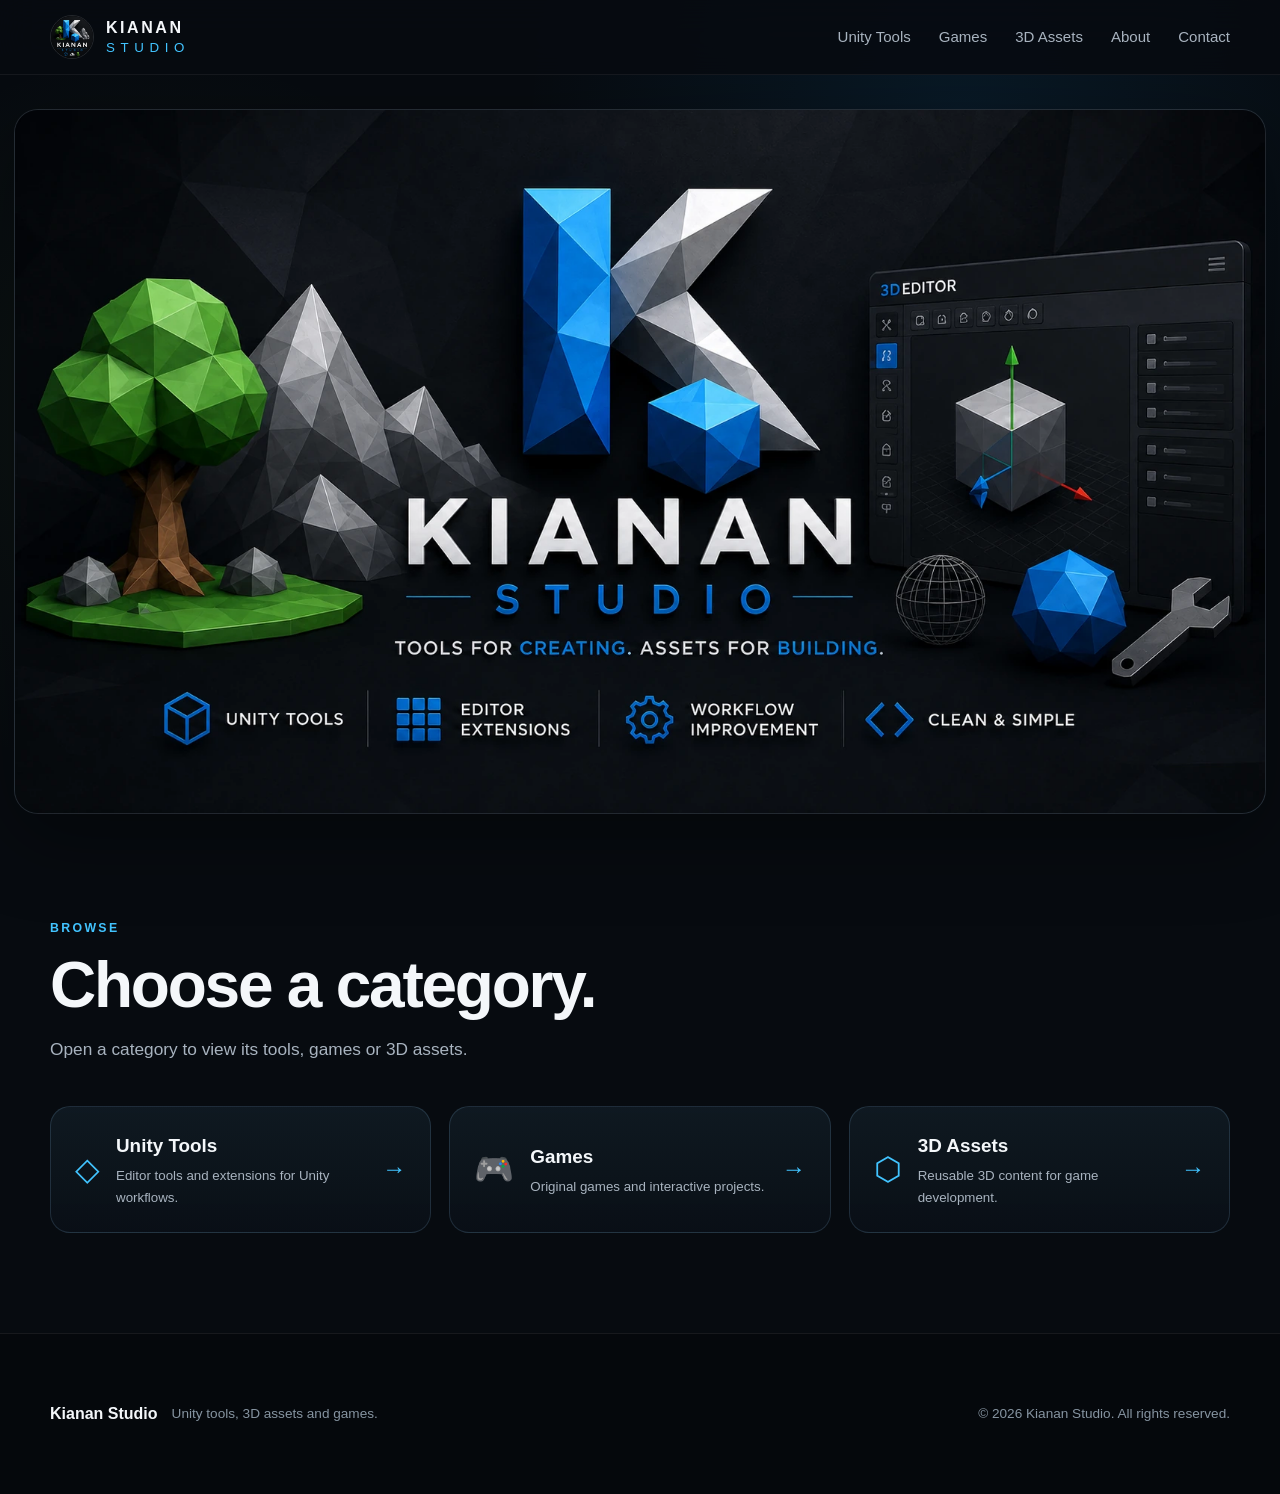
<file: index.html>
<!doctype html>
<html lang="en">
<head>
  <meta charset="utf-8" />
  <meta name="viewport" content="width=device-width, initial-scale=1" />
  <meta name="description" content="Kianan Studio creates Unity tools, 3D assets and games." />
  <meta name="theme-color" content="#080d12" />
  <meta property="og:title" content="Kianan Studio" />
  <meta property="og:description" content="Unity tools, 3D assets and games." />
  <meta property="og:type" content="website" />
  <meta property="og:image" content="assets/images/kianan-banner.webp" />
  <title>Kianan Studio — Unity Tools, 3D Assets & Games</title>
  <link rel="icon" type="image/png" href="assets/icons/favicon.png" />
  <link rel="stylesheet" href="styles.css" />
  <link rel="stylesheet" href="layout-v2.css" />
  <script defer src="site-config.js"></script>
  <script defer src="script.js"></script>
</head>
<body>
  <header class="site-header" id="top">
    <div class="nav-shell">
      <a class="brand" href="./" aria-label="Kianan Studio home">
        <img class="brand-logo" src="assets/images/kianan-studio-logo.webp" alt="Kianan Studio" onerror="this.style.display='none';this.nextElementSibling.style.display='grid'" />
        <span class="brand-mark brand-fallback" style="display:none">K</span>
        <span class="brand-name"><strong>Kianan</strong><small>Studio</small></span>
      </a>
      <button class="nav-toggle" aria-label="Open navigation" aria-expanded="false">☰</button>
      <nav class="nav-links" aria-label="Main navigation">
        <a href="category.html?category=unity-tools">Unity Tools</a>
        <a href="category.html?category=games">Games</a>
        <a href="category.html?category=3d-assets">3D Assets</a>
        <a href="about.html">About</a>
        <a href="contact.html">Contact</a>
      </nav>
    </div>
  </header>

  <main>
    <section class="home-banner-section">
      <div class="home-banner-wrap">
        <img class="home-banner" src="assets/images/kianan-banner.webp" alt="Kianan Studio — tools, 3D assets and games" onerror="this.style.display='none';this.parentElement.classList.add('banner-placeholder')" />
        <div class="banner-placeholder-copy">
          <span class="eyebrow">Kianan Studio</span>
          <h1>Tools · Assets · Games</h1>
        </div>
      </div>
    </section>

    <section class="section categories-section" id="categories">
      <div class="section-heading">
        <span class="eyebrow">Browse</span>
        <h2>Choose a category.</h2>
        <p>Open a category to view its tools, games or 3D assets.</p>
      </div>
      <div class="category-grid home-category-grid">
        <a class="category-card category-link" href="category.html?category=unity-tools">
          <span class="category-icon">◇</span>
          <span><strong>Unity Tools</strong><small>Editor tools and extensions for Unity workflows.</small></span>
          <span class="catalog-arrow">→</span>
        </a>
        <a class="category-card category-link" href="category.html?category=games">
          <span class="category-icon">🎮</span>
          <span><strong>Games</strong><small>Original games and interactive projects.</small></span>
          <span class="catalog-arrow">→</span>
        </a>
        <a class="category-card category-link" href="category.html?category=3d-assets">
          <span class="category-icon">⬡</span>
          <span><strong>3D Assets</strong><small>Reusable 3D content for game development.</small></span>
          <span class="catalog-arrow">→</span>
        </a>
      </div>
    </section>
  </main>

  <footer class="site-footer">
    <div class="footer-inner">
      <div class="footer-brand"><strong>Kianan Studio</strong><span>Unity tools, 3D assets and games.</span></div>
      <p>© <span id="year"></span> Kianan Studio. All rights reserved.</p>
    </div>
  </footer>
</body>
</html>
</file>
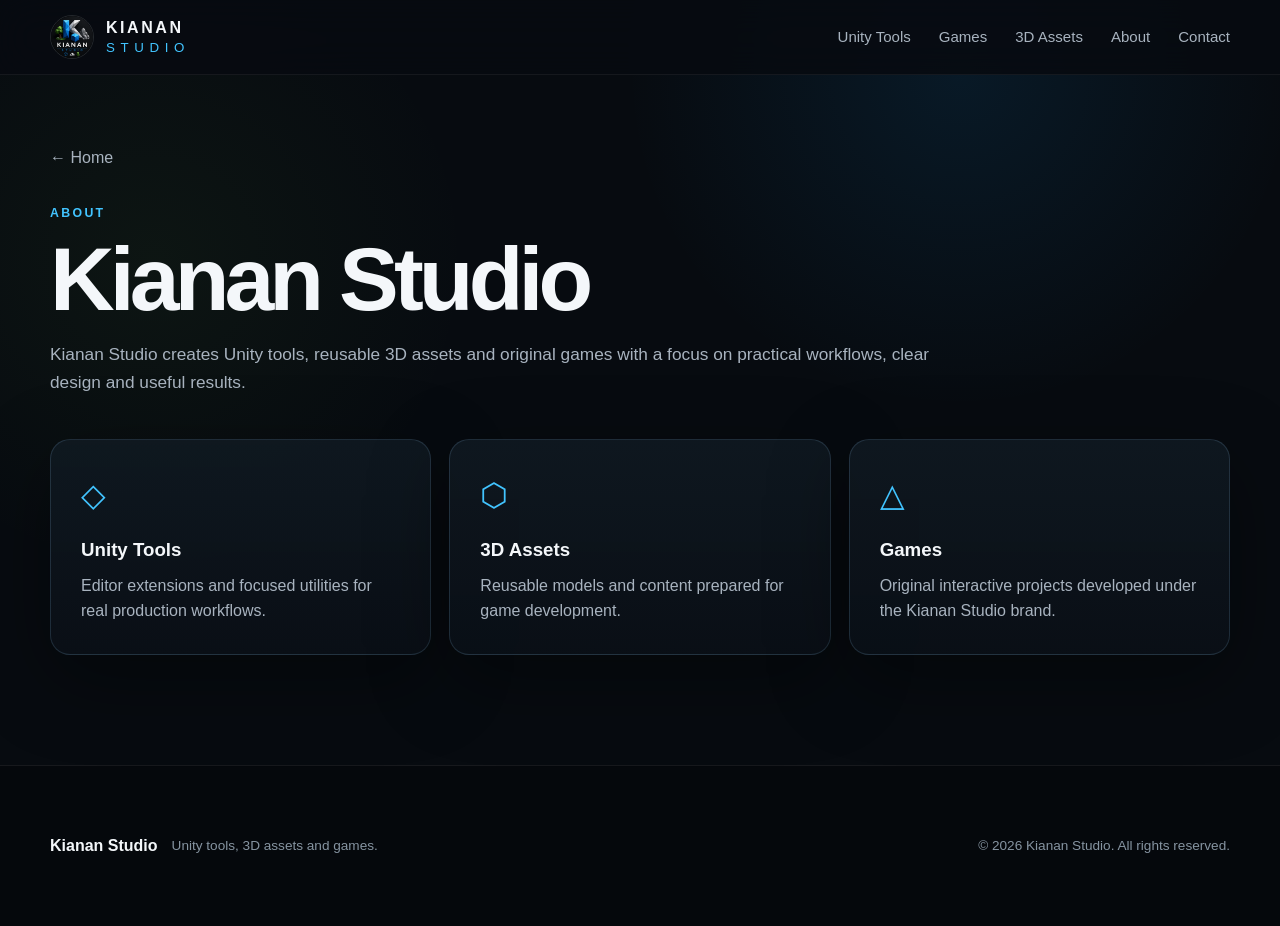
<file: about.html>
<!doctype html>
<html lang="en">
<head>
  <meta charset="utf-8" />
  <meta name="viewport" content="width=device-width, initial-scale=1" />
  <meta name="theme-color" content="#080d12" />
  <meta name="description" content="About Kianan Studio." />
  <title>About — Kianan Studio</title>
  <link rel="icon" type="image/png" href="assets/icons/favicon.png" />
  <link rel="stylesheet" href="styles.css" />
  <link rel="stylesheet" href="layout-v2.css" />
  <script defer src="script.js"></script>
</head>
<body>
  <header class="site-header"><div class="nav-shell">
    <a class="brand" href="./" aria-label="Kianan Studio home"><img class="brand-logo" src="assets/images/kianan-studio-logo.webp" alt="Kianan Studio" onerror="this.style.display='none';this.nextElementSibling.style.display='grid'" /><span class="brand-mark brand-fallback" style="display:none">K</span><span class="brand-name"><strong>Kianan</strong><small>Studio</small></span></a>
    <nav class="nav-links product-nav"><a href="category.html?category=unity-tools">Unity Tools</a><a href="category.html?category=games">Games</a><a href="category.html?category=3d-assets">3D Assets</a><a href="about.html">About</a><a href="contact.html">Contact</a></nav>
  </div></header>
  <main class="product-page"><div class="product-page-shell">
    <a class="back-link" href="./">← Home</a>
    <section class="section-heading standalone-heading"><span class="eyebrow">About</span><h1 class="catalog-page-title">Kianan Studio</h1><p>Kianan Studio creates Unity tools, reusable 3D assets and original games with a focus on practical workflows, clear design and useful results.</p></section>
    <div class="pillars">
      <article class="pillar"><span class="pillar-icon">◇</span><h3>Unity Tools</h3><p>Editor extensions and focused utilities for real production workflows.</p></article>
      <article class="pillar"><span class="pillar-icon">⬡</span><h3>3D Assets</h3><p>Reusable models and content prepared for game development.</p></article>
      <article class="pillar"><span class="pillar-icon">△</span><h3>Games</h3><p>Original interactive projects developed under the Kianan Studio brand.</p></article>
    </div>
  </div></main>
  <footer class="site-footer"><div class="footer-inner"><div class="footer-brand"><strong>Kianan Studio</strong><span>Unity tools, 3D assets and games.</span></div><p>© <span id="year"></span> Kianan Studio. All rights reserved.</p></div></footer>
</body>
</html>
</file>
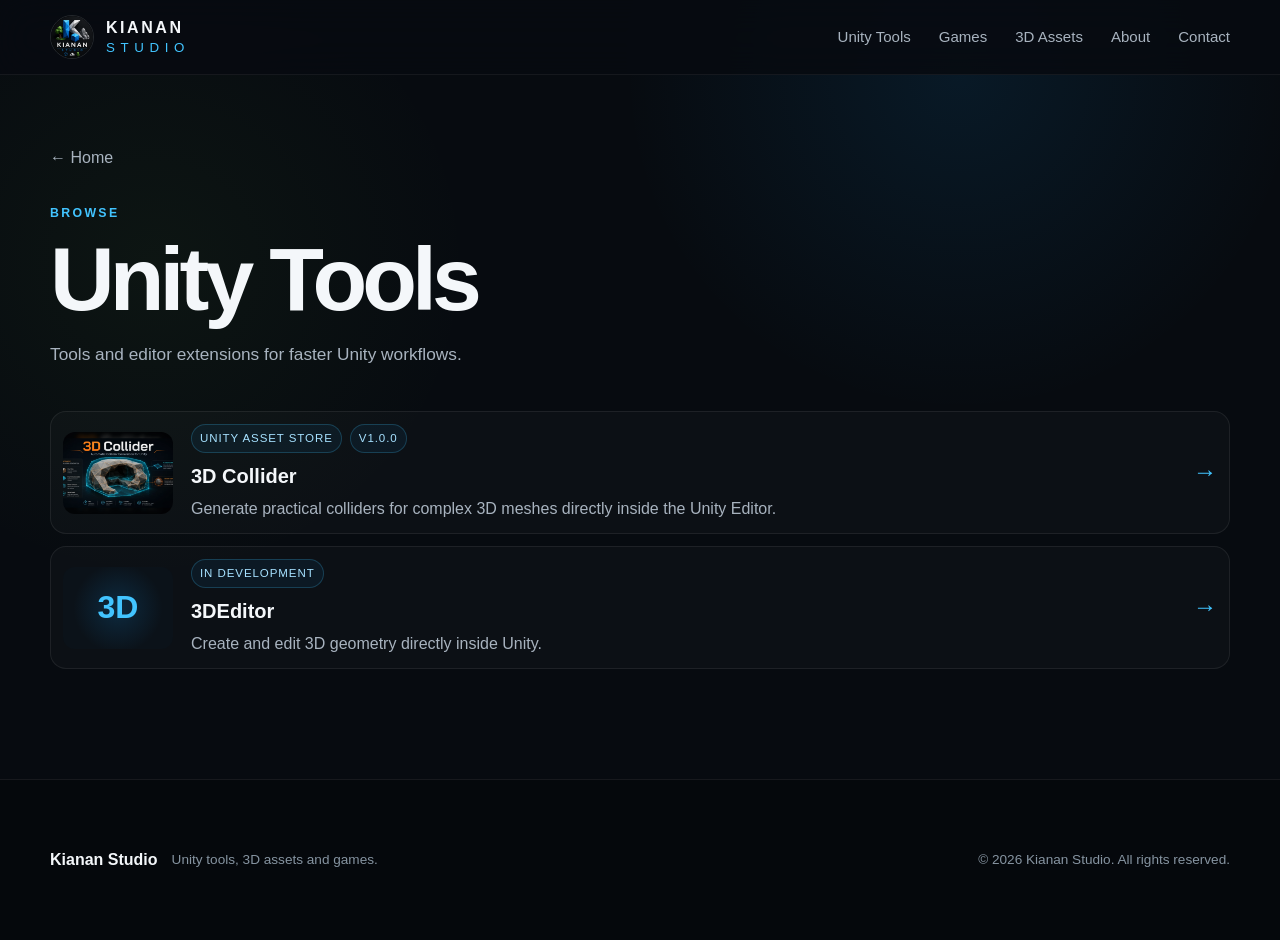
<file: category.html>
<!doctype html>
<html lang="en">
<head>
  <meta charset="utf-8" />
  <meta name="viewport" content="width=device-width, initial-scale=1" />
  <meta name="theme-color" content="#080d12" />
  <title>Kianan Studio — Catalog</title>
  <link rel="icon" type="image/png" href="assets/icons/favicon.png" />
  <link rel="stylesheet" href="styles.css" />
  <link rel="stylesheet" href="layout-v2.css" />
  <script defer src="category.js"></script>
</head>
<body>
  <header class="site-header">
    <div class="nav-shell">
      <a class="brand" href="./" aria-label="Kianan Studio home">
        <img class="brand-logo" src="assets/images/kianan-studio-logo.webp" alt="Kianan Studio" onerror="this.style.display='none';this.nextElementSibling.style.display='grid'" />
        <span class="brand-mark brand-fallback" style="display:none">K</span>
        <span class="brand-name"><strong>Kianan</strong><small>Studio</small></span>
      </a>
      <nav class="nav-links product-nav">
        <a href="category.html?category=unity-tools">Unity Tools</a>
        <a href="category.html?category=games">Games</a>
        <a href="category.html?category=3d-assets">3D Assets</a>
        <a href="about.html">About</a>
        <a href="contact.html">Contact</a>
      </nav>
    </div>
  </header>
  <main class="product-page">
    <div class="product-page-shell">
      <a class="back-link" href="./">← Home</a>
      <div class="section-heading">
        <span class="eyebrow">Browse</span>
        <h1 class="catalog-page-title" id="category-title">Catalog</h1>
        <p id="category-description"></p>
      </div>
      <div class="catalog-list" id="category-list"><p class="load-error">Loading…</p></div>
    </div>
  </main>
  <footer class="site-footer"><div class="footer-inner"><div class="footer-brand"><strong>Kianan Studio</strong><span>Unity tools, 3D assets and games.</span></div><p>© <span id="year"></span> Kianan Studio. All rights reserved.</p></div></footer>
</body>
</html>
</file>
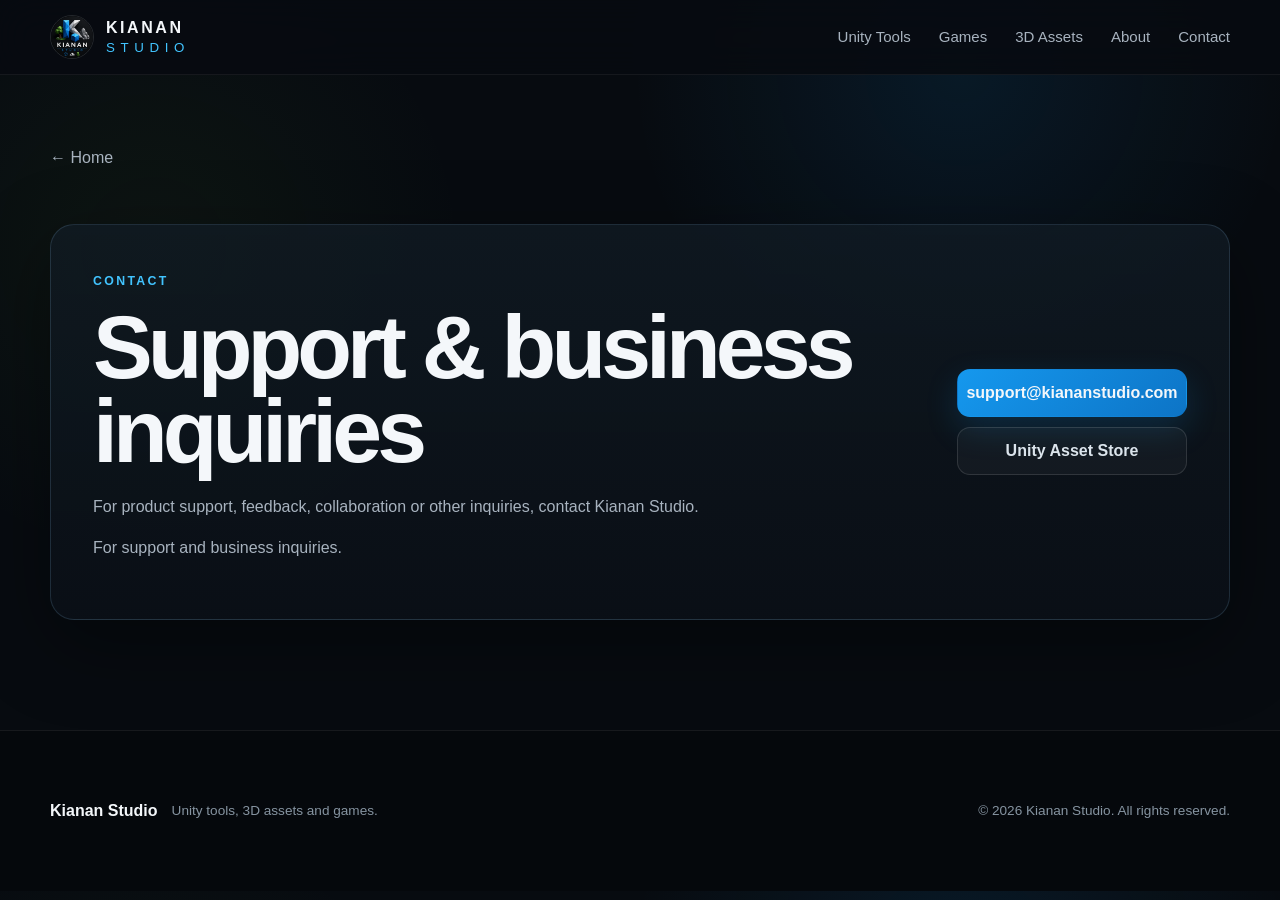
<file: contact.html>
<!doctype html>
<html lang="en">
<head>
  <meta charset="utf-8" />
  <meta name="viewport" content="width=device-width, initial-scale=1" />
  <meta name="theme-color" content="#080d12" />
  <meta name="description" content="Contact Kianan Studio." />
  <title>Contact — Kianan Studio</title>
  <link rel="icon" type="image/png" href="assets/icons/favicon.png" />
  <link rel="stylesheet" href="styles.css" />
  <link rel="stylesheet" href="layout-v2.css" />
  <script defer src="site-config.js"></script>
  <script defer src="script.js"></script>
</head>
<body>
  <header class="site-header"><div class="nav-shell">
    <a class="brand" href="./" aria-label="Kianan Studio home"><img class="brand-logo" src="assets/images/kianan-studio-logo.webp" alt="Kianan Studio" onerror="this.style.display='none';this.nextElementSibling.style.display='grid'" /><span class="brand-mark brand-fallback" style="display:none">K</span><span class="brand-name"><strong>Kianan</strong><small>Studio</small></span></a>
    <nav class="nav-links product-nav"><a href="category.html?category=unity-tools">Unity Tools</a><a href="category.html?category=games">Games</a><a href="category.html?category=3d-assets">3D Assets</a><a href="about.html">About</a><a href="contact.html">Contact</a></nav>
  </div></header>
  <main class="product-page"><div class="product-page-shell">
    <a class="back-link" href="./">← Home</a>
    <section class="contact-panel standalone-contact">
      <div><span class="eyebrow">Contact</span><h1 class="catalog-page-title">Support & business inquiries</h1><p>For product support, feedback, collaboration or other inquiries, contact Kianan Studio.</p><p class="contact-hint" id="contact-hint">The branded support mailbox will be added here after it is created.</p></div>
      <div class="contact-actions"><a class="button button-primary" id="email-link" href="#">Email Kianan Studio</a><a class="button button-secondary store-link" data-store-link href="https://assetstore.unity.com/packages/slug/398482" target="_blank" rel="noopener">Unity Asset Store</a></div>
    </section>
  </div></main>
  <footer class="site-footer"><div class="footer-inner"><div class="footer-brand"><strong>Kianan Studio</strong><span>Unity tools, 3D assets and games.</span></div><p>© <span id="year"></span> Kianan Studio. All rights reserved.</p></div></footer>
</body>
</html>
</file>
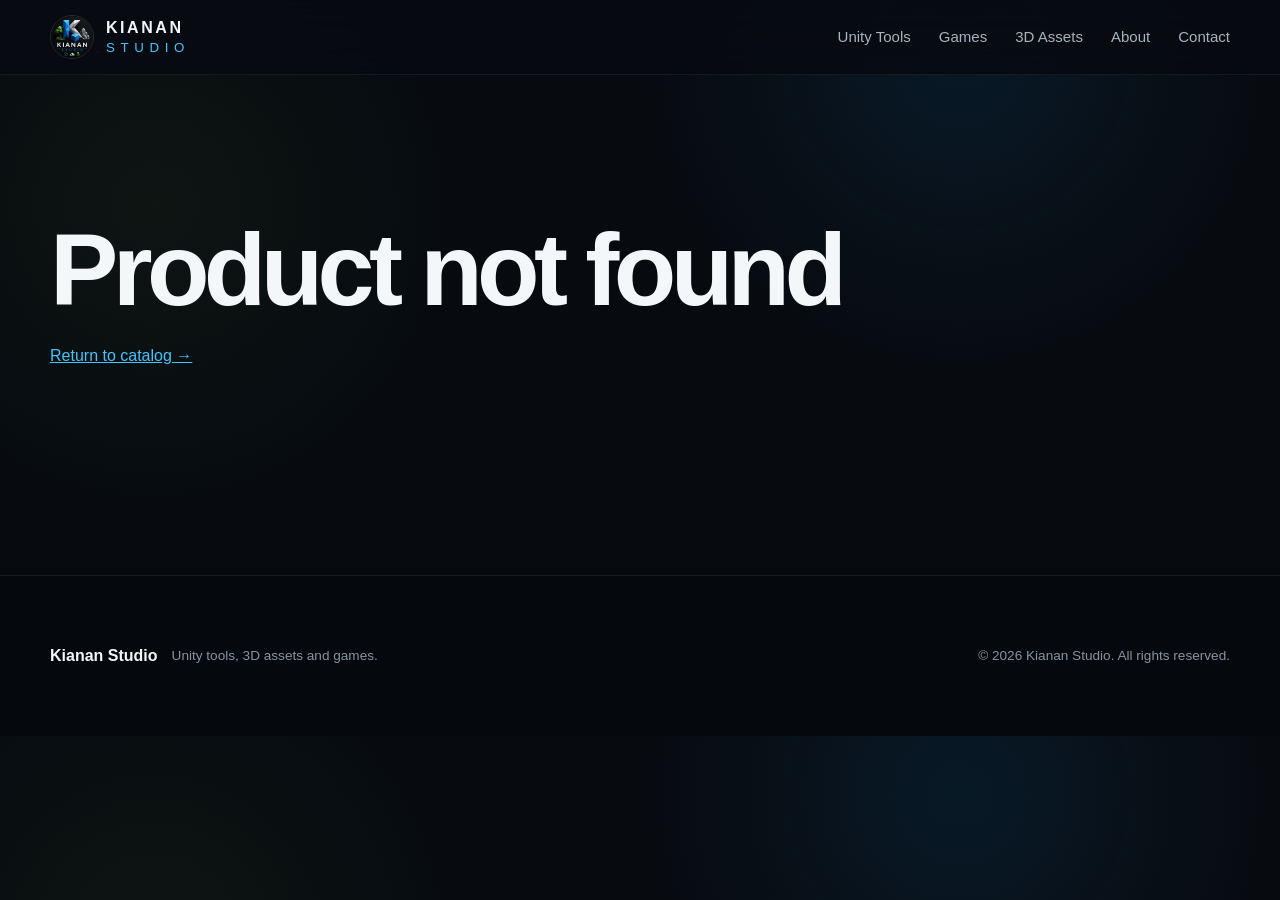
<file: product.html>
<!doctype html>
<html lang="en">
<head>
  <meta charset="utf-8" />
  <meta name="viewport" content="width=device-width, initial-scale=1" />
  <meta name="theme-color" content="#080d12" />
  <title>Kianan Studio — Product</title>
  <link rel="icon" type="image/png" href="assets/icons/favicon.png" />
  <link rel="stylesheet" href="styles.css" />
  <link rel="stylesheet" href="layout-v2.css" />
  <script defer src="site-config.js"></script>
  <script defer src="product.js"></script>
</head>
<body>
  <header class="site-header">
    <div class="nav-shell">
      <a class="brand" href="./" aria-label="Kianan Studio home">
        <img class="brand-logo" src="assets/images/kianan-studio-logo.webp" alt="Kianan Studio" onerror="this.style.display='none';this.nextElementSibling.style.display='grid'" />
        <span class="brand-mark brand-fallback" style="display:none">K</span>
        <span class="brand-name"><strong>Kianan</strong><small>Studio</small></span>
      </a>
      <nav class="nav-links product-nav">
        <a href="category.html?category=unity-tools">Unity Tools</a>
        <a href="category.html?category=games">Games</a>
        <a href="category.html?category=3d-assets">3D Assets</a>
        <a href="about.html">About</a>
        <a href="contact.html">Contact</a>
      </nav>
    </div>
  </header>
  <main class="product-page">
    <div class="product-page-shell" id="product-page-shell">
      <p class="load-error">Loading product…</p>
    </div>
  </main>
  <footer class="site-footer">
    <div class="footer-inner">
      <div class="footer-brand"><strong>Kianan Studio</strong><span>Unity tools, 3D assets and games.</span></div>
      <p>© <span id="year"></span> Kianan Studio. All rights reserved.</p>
    </div>
  </footer>
</body>
</html>
</file>
<file: styles.css>
:root{--bg:#070b10;--bg-soft:#0d131a;--panel:#101821;--line:rgba(127,175,213,.18);--text:#f4f7fa;--muted:#a8b3bf;--blue:#1598ee;--blue2:#42c4ff;--green:#6bb93f;--purple:#925cff;--shadow:0 24px 80px rgba(0,0,0,.38)}*{box-sizing:border-box}html{scroll-behavior:smooth}body{margin:0;background:radial-gradient(circle at 75% 8%,rgba(21,152,238,.10),transparent 26%),radial-gradient(circle at 12% 28%,rgba(107,185,63,.06),transparent 24%),var(--bg);color:var(--text);font-family:Inter,ui-sans-serif,-apple-system,BlinkMacSystemFont,"Segoe UI",sans-serif;line-height:1.6}a{color:inherit}img{display:block;max-width:100%}button{font:inherit}.site-header{position:sticky;top:0;z-index:50;border-bottom:1px solid rgba(255,255,255,.06);background:rgba(7,11,16,.88);backdrop-filter:blur(18px)}.nav-shell,.section,.footer-inner,.product-page-shell,.hero-inner{width:min(1180px,calc(100% - 36px));margin-inline:auto}.nav-shell{height:74px;display:flex;align-items:center;justify-content:space-between}.brand{display:flex;align-items:center;gap:12px;text-decoration:none}.text-brand>span:last-child{display:flex;flex-direction:column;line-height:1}.text-brand strong{text-transform:uppercase;letter-spacing:.16em}.text-brand small{text-transform:uppercase;color:var(--blue2);letter-spacing:.42em;margin-top:5px}.brand-mark{width:42px;height:42px;border-radius:50%;display:grid;place-items:center;font-weight:900;font-size:1.5rem;color:white;background:linear-gradient(135deg,#0e6eb6,#3bc4ff);box-shadow:0 0 0 1px rgba(255,255,255,.1) inset}.nav-links{display:flex;gap:28px;align-items:center}.nav-links a{color:var(--muted);text-decoration:none;font-size:.94rem}.nav-links a:hover{color:white}.nav-toggle{display:none;border:0;background:transparent;color:white;font-size:1.5rem}.hero{position:relative;overflow:hidden;padding:90px 0 70px}.hero-simple{display:grid;grid-template-columns:1.05fr .95fr;gap:60px;align-items:center;min-height:510px}.eyebrow{display:inline-block;color:var(--blue2);text-transform:uppercase;font-size:.77rem;letter-spacing:.19em;font-weight:800;margin-bottom:14px}h1,h2,h3,h4,p{margin-top:0}h1{font-size:clamp(4rem,8vw,7.3rem);line-height:.88;letter-spacing:-.055em;margin-bottom:28px}h1 span{color:var(--blue2)}.hero-copy p{max-width:660px;color:var(--muted);font-size:1.16rem}.hero-actions{display:flex;gap:12px;flex-wrap:wrap;margin-top:28px}.button{display:inline-flex;align-items:center;justify-content:center;min-height:48px;padding:0 20px;border-radius:13px;text-decoration:none;font-weight:760;border:1px solid transparent;transition:.2s}.button-primary{background:linear-gradient(135deg,var(--blue),#0d74c6);box-shadow:0 12px 32px rgba(21,152,238,.18)}.button-primary:hover{transform:translateY(-2px)}.button-secondary{background:rgba(255,255,255,.035);border-color:rgba(255,255,255,.12);color:#dbe4ec}.button-disabled{opacity:.55;pointer-events:none}.hero-symbol{position:relative;min-height:390px;display:grid;place-items:center}.poly-k{font-size:18rem;line-height:1;font-weight:950;letter-spacing:-.16em;color:transparent;background:linear-gradient(135deg,#43c5ff 0 28%,#0d6eb5 28% 48%,#eef3f8 48% 68%,#68717b 68%);-webkit-background-clip:text;background-clip:text;filter:drop-shadow(0 30px 40px rgba(0,0,0,.45))}.poly-cube{position:absolute;width:110px;height:110px;right:19%;bottom:12%;transform:rotate(30deg) skew(-8deg);background:linear-gradient(135deg,#3cc7ff,#0874bf 52%,#064678);box-shadow:0 22px 45px rgba(0,0,0,.4)}.hero-glow{position:absolute;border-radius:50%;pointer-events:none}.hero-glow-a{width:520px;height:520px;background:radial-gradient(circle,rgba(21,152,238,.16),transparent 68%);right:-100px;top:-80px}.hero-glow-b{width:380px;height:380px;background:radial-gradient(circle,rgba(107,185,63,.08),transparent 70%);left:-180px;top:120px}.section{padding:100px 0}.section-heading{max-width:780px;margin-bottom:42px}.section-heading h2,.product-content-section h2{font-size:clamp(2.2rem,5vw,4rem);line-height:1.02;letter-spacing:-.035em;margin-bottom:18px}.section-heading p{color:var(--muted);font-size:1.08rem}.category-grid{display:grid;grid-template-columns:repeat(3,1fr);gap:18px;margin-bottom:28px}.category-card{border:1px solid var(--line);background:linear-gradient(180deg,rgba(17,27,36,.88),rgba(10,16,23,.92));color:var(--text);padding:24px;border-radius:20px;display:grid;grid-template-columns:auto 1fr auto;gap:16px;align-items:center;text-align:left;cursor:pointer;transition:.2s}.category-card:hover,.category-card.active{border-color:rgba(66,196,255,.55);transform:translateY(-2px)}.category-icon{font-size:2rem;color:var(--blue2)}.category-card[data-category="games"] .category-icon{color:var(--green)}.category-card[data-category="3d-assets"] .category-icon{color:var(--purple)}.category-card strong,.category-card small{display:block}.category-card strong{font-size:1.18rem}.category-card small{color:var(--muted);margin-top:4px}.category-card em,.sidebar-link em{font-style:normal;color:#8ed8ff;background:rgba(21,152,238,.1);padding:3px 8px;border-radius:999px}.catalog-shell{display:grid;grid-template-columns:260px 1fr;gap:18px;border:1px solid var(--line);background:rgba(9,14,20,.65);border-radius:22px;padding:18px}.catalog-sidebar{border-right:1px solid var(--line);padding-right:18px}.sidebar-link{width:100%;border:0;background:transparent;color:var(--muted);padding:13px 12px;border-radius:12px;display:flex;justify-content:space-between;align-items:center;cursor:pointer}.sidebar-link.active{background:rgba(21,152,238,.12);color:#dff4ff}.catalog-list-head h3{font-size:2rem;margin-bottom:12px}.catalog-list{display:grid;gap:12px}.catalog-item{display:grid;grid-template-columns:110px 1fr auto;gap:18px;align-items:center;text-decoration:none;border:1px solid rgba(255,255,255,.07);background:rgba(255,255,255,.025);border-radius:16px;padding:12px;transition:.2s}.catalog-item:hover{border-color:rgba(66,196,255,.45);background:rgba(21,152,238,.05)}.catalog-thumb{width:110px;height:82px;border-radius:12px;overflow:hidden;background:#0b1219}.catalog-thumb img{width:100%;height:100%;object-fit:cover}.item-placeholder{width:100%;height:100%;display:grid;place-items:center;font-weight:900;font-size:2rem;color:var(--blue2);background:radial-gradient(circle,rgba(21,152,238,.18),transparent 65%)}.item-placeholder.large{min-height:360px;font-size:6rem}.catalog-item-copy h4{font-size:1.25rem;margin-bottom:4px}.catalog-item-copy p{color:var(--muted);margin-bottom:0}.catalog-meta{display:flex;gap:8px;flex-wrap:wrap;margin-bottom:7px}.catalog-meta span,.product-labels span{font-size:.72rem;text-transform:uppercase;letter-spacing:.08em;color:#a6e1ff;border:1px solid rgba(66,196,255,.22);background:rgba(21,152,238,.07);padding:4px 8px;border-radius:999px}.catalog-arrow{font-size:1.5rem;color:var(--blue2)}.empty-state{padding:44px;border:1px dashed var(--line);border-radius:16px;text-align:center}.empty-state strong,.empty-state span{display:block}.empty-state span{color:var(--muted)}.pillars{display:grid;grid-template-columns:repeat(3,1fr);gap:18px}.pillar,.contact-panel{border:1px solid var(--line);background:linear-gradient(180deg,rgba(17,27,36,.78),rgba(10,16,23,.86));box-shadow:var(--shadow)}.pillar{padding:30px;border-radius:20px}.pillar-icon{font-size:2rem;color:var(--blue2)}.pillar h3{margin:14px 0 8px}.pillar p{color:var(--muted);margin-bottom:0}.contact-panel{border-radius:24px;padding:42px;display:flex;justify-content:space-between;align-items:center;gap:30px}.contact-panel h2{font-size:2.3rem;margin-bottom:10px}.contact-panel p{color:var(--muted);max-width:660px}.contact-actions{display:flex;flex-direction:column;gap:10px;min-width:230px}.site-footer{border-top:1px solid rgba(255,255,255,.07);background:#05080c}.footer-inner{min-height:160px;display:flex;align-items:center;justify-content:space-between;gap:30px}.footer-brand{display:flex;align-items:center;gap:14px}.footer-brand strong,.footer-brand span{display:block}.footer-brand span,.footer-inner p{color:#8694a1;font-size:.85rem}.footer-inner p{text-align:right;max-width:570px;margin:0}.legal{opacity:.72}.load-error{color:#e7a9a9}.product-page{padding:70px 0 110px}.back-link{display:inline-block;color:var(--muted);text-decoration:none;margin-bottom:28px}.product-detail-hero{display:grid;grid-template-columns:1fr .9fr;gap:42px;align-items:center}.product-detail-copy h1{font-size:clamp(3.5rem,7vw,6.5rem)}.product-lead{font-size:1.14rem;color:var(--muted);max-width:720px}.product-cover-panel{border:1px solid var(--line);border-radius:22px;overflow:hidden;background:#0b1016;box-shadow:var(--shadow)}.product-cover-panel img{width:100%;aspect-ratio:4/3;object-fit:cover}.product-content-section{padding-top:90px}.feature-list{list-style:none;padding:0;margin:24px 0 0;max-width:840px}.feature-list li{position:relative;padding:12px 0 12px 30px;border-bottom:1px solid rgba(255,255,255,.05);color:#d9e1e8}.feature-list li::before{content:"✓";position:absolute;left:0;color:var(--blue2);font-weight:900}.product-gallery{display:grid;grid-template-columns:repeat(2,1fr);gap:18px}.media-frame{margin:0;border-radius:20px;overflow:hidden;border:1px solid var(--line);background:#0b1016}.media-frame img{width:100%;height:100%;object-fit:cover}.product-not-found{padding:80px 0}.text-link{color:var(--blue2)}@media(max-width:900px){.hero-simple,.product-detail-hero{grid-template-columns:1fr}.hero-symbol{min-height:280px}.poly-k{font-size:13rem}.category-grid,.pillars{grid-template-columns:1fr}.catalog-shell{grid-template-columns:1fr}.catalog-sidebar{border-right:0;border-bottom:1px solid var(--line);padding:0 0 14px}.product-gallery{grid-template-columns:1fr}}@media(max-width:720px){.nav-toggle{display:block}.nav-links{position:absolute;top:74px;left:0;right:0;display:none;flex-direction:column;align-items:stretch;padding:15px 24px 22px;background:rgba(7,11,16,.98);border-bottom:1px solid var(--line)}.nav-links.open{display:flex}.product-nav{display:flex;position:static;padding:0;background:transparent;border:0;flex-direction:row}.hero{padding-top:50px}.hero-symbol{display:none}.section{padding:76px 0}.catalog-item{grid-template-columns:82px 1fr}.catalog-thumb{width:82px;height:70px}.catalog-arrow{display:none}.contact-panel{display:block;padding:28px}.contact-actions{margin-top:22px;min-width:0}.footer-inner{display:block;padding:30px 0}.footer-inner p{text-align:left;margin-top:20px}.text-brand strong{letter-spacing:.1em}.text-brand small{letter-spacing:.25em}}
</file>
<file: layout-v2.css>
.brand-logo{width:44px;height:44px;border-radius:50%;object-fit:cover;border:1px solid rgba(255,255,255,.12)}
.brand-name{display:flex;flex-direction:column;line-height:1}
.brand-name strong{text-transform:uppercase;letter-spacing:.16em}
.brand-name small{text-transform:uppercase;color:var(--blue2);letter-spacing:.42em;margin-top:5px}
.home-banner-section{padding:34px 0 0}
.home-banner-wrap{width:min(1500px,calc(100% - 28px));margin:0 auto;border:1px solid rgba(255,255,255,.09);border-radius:24px;overflow:hidden;background:linear-gradient(135deg,#0b1118,#101a24);box-shadow:var(--shadow);position:relative;min-height:280px;display:grid;place-items:center}
.home-banner{width:100%;height:auto;display:block}
.banner-placeholder-copy{display:none;text-align:center;padding:70px 20px}
.banner-placeholder .banner-placeholder-copy{display:block}
.banner-placeholder-copy h1{font-size:clamp(2.6rem,6vw,5.5rem);margin:0}
.home-category-grid{margin-bottom:0}
.category-link{text-decoration:none}
.catalog-page-title{font-size:clamp(3.2rem,7vw,6.4rem);line-height:.94;margin-bottom:20px}
.standalone-heading{max-width:900px}
.standalone-contact{margin-top:25px}
.product-gallery{grid-template-columns:1fr}
.product-gallery .media-frame{max-width:1100px}
.product-gallery .media-frame img{height:auto;object-fit:contain}
@media(max-width:720px){.brand-name strong{letter-spacing:.08em}.brand-name small{letter-spacing:.2em}.home-banner-section{padding-top:18px}.home-banner-wrap{border-radius:15px;min-height:180px}.product-nav{gap:14px;flex-wrap:wrap}.product-nav a{font-size:.8rem}}
</file>
